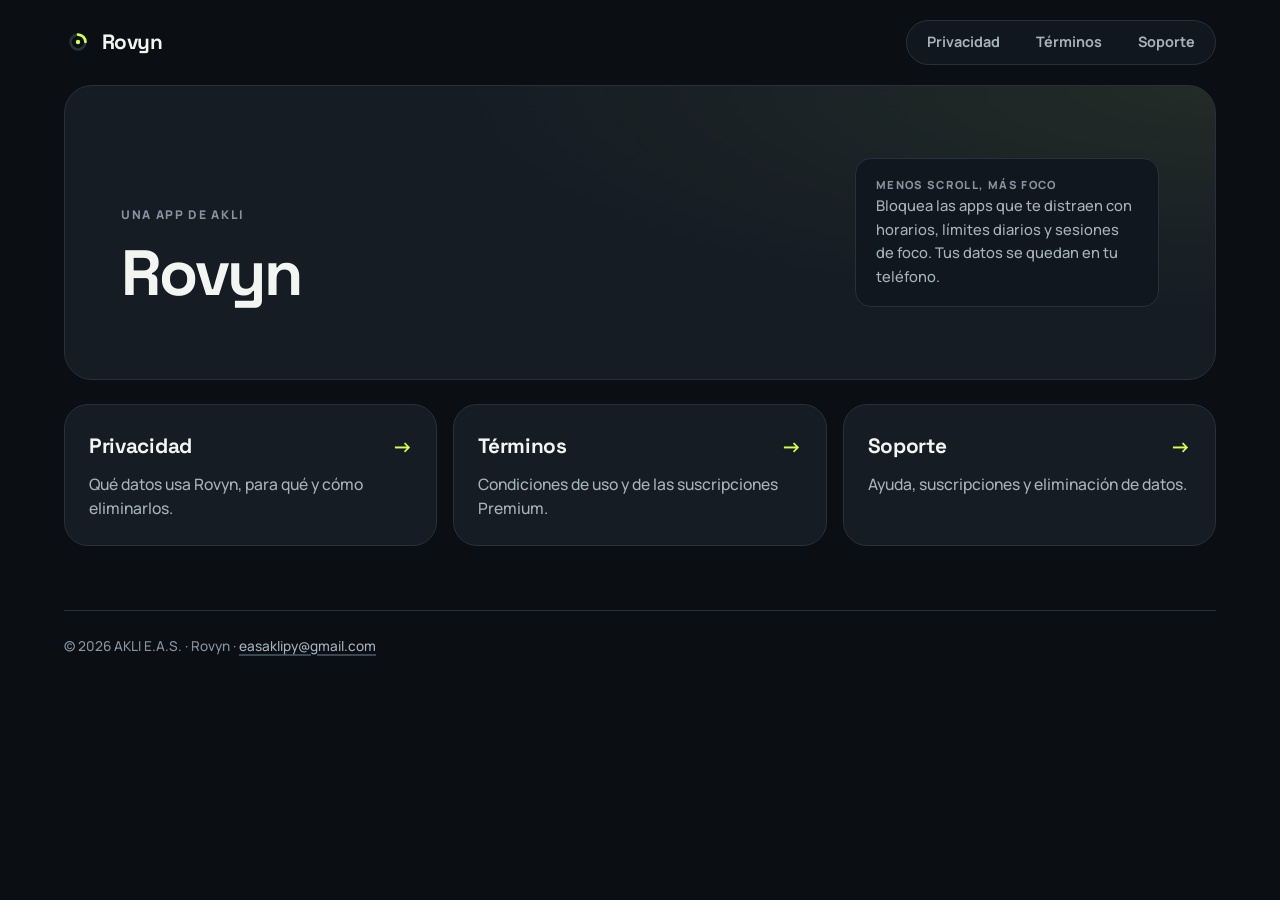
<file: index.html>
<!doctype html>
<html lang="es">
<head>
  <meta charset="utf-8">
  <meta name="viewport" content="width=device-width, initial-scale=1">
  <meta name="description" content="Rovyn: bloquea las apps que te distraen con horarios, límites diarios y sesiones de foco.">
  <title>Rovyn</title>
  <meta name="theme-color" content="#0B0F14">
  <link rel="icon" href="assets/icon.svg" type="image/svg+xml">
  <link rel="stylesheet" href="assets/styles.css">
</head>
<body>
  <a class="skip-link" href="#contenido">Saltar al contenido</a>
  <div class="page">
    <nav class="sitenav" aria-label="Sitio de Rovyn">
      <a class="brand" href="index.html">Rovyn</a>
      <ul>
          <li><a href="privacy/index.html">Privacidad</a></li>
          <li><a href="terms/index.html">Términos</a></li>
          <li><a href="support/index.html">Soporte</a></li>
      </ul>
    </nav>
    <header class="masthead">
      <div>
        <p class="eyebrow">Una app de Akli</p>
        <h1>Rovyn</h1>
      </div>
      <p class="meta">
        <strong>Menos scroll, más foco</strong>
        Bloquea las apps que te distraen con horarios, límites diarios y sesiones de foco. Tus datos se quedan en tu teléfono.
      </p>
    </header>
    <main id="contenido" class="cards">
      <a class="card" href="privacy/index.html"><strong>Privacidad</strong><span>Qué datos usa Rovyn, para qué y cómo eliminarlos.</span></a>
      <a class="card" href="terms/index.html"><strong>Términos</strong><span>Condiciones de uso y de las suscripciones Premium.</span></a>
      <a class="card" href="support/index.html"><strong>Soporte</strong><span>Ayuda, suscripciones y eliminación de datos.</span></a>
    </main>
    <footer class="sitefoot">© 2026 AKLI E.A.S. · Rovyn · <a href="mailto:easaklipy@gmail.com">easaklipy@gmail.com</a></footer>
  </div>
</body>
</html>
</file>
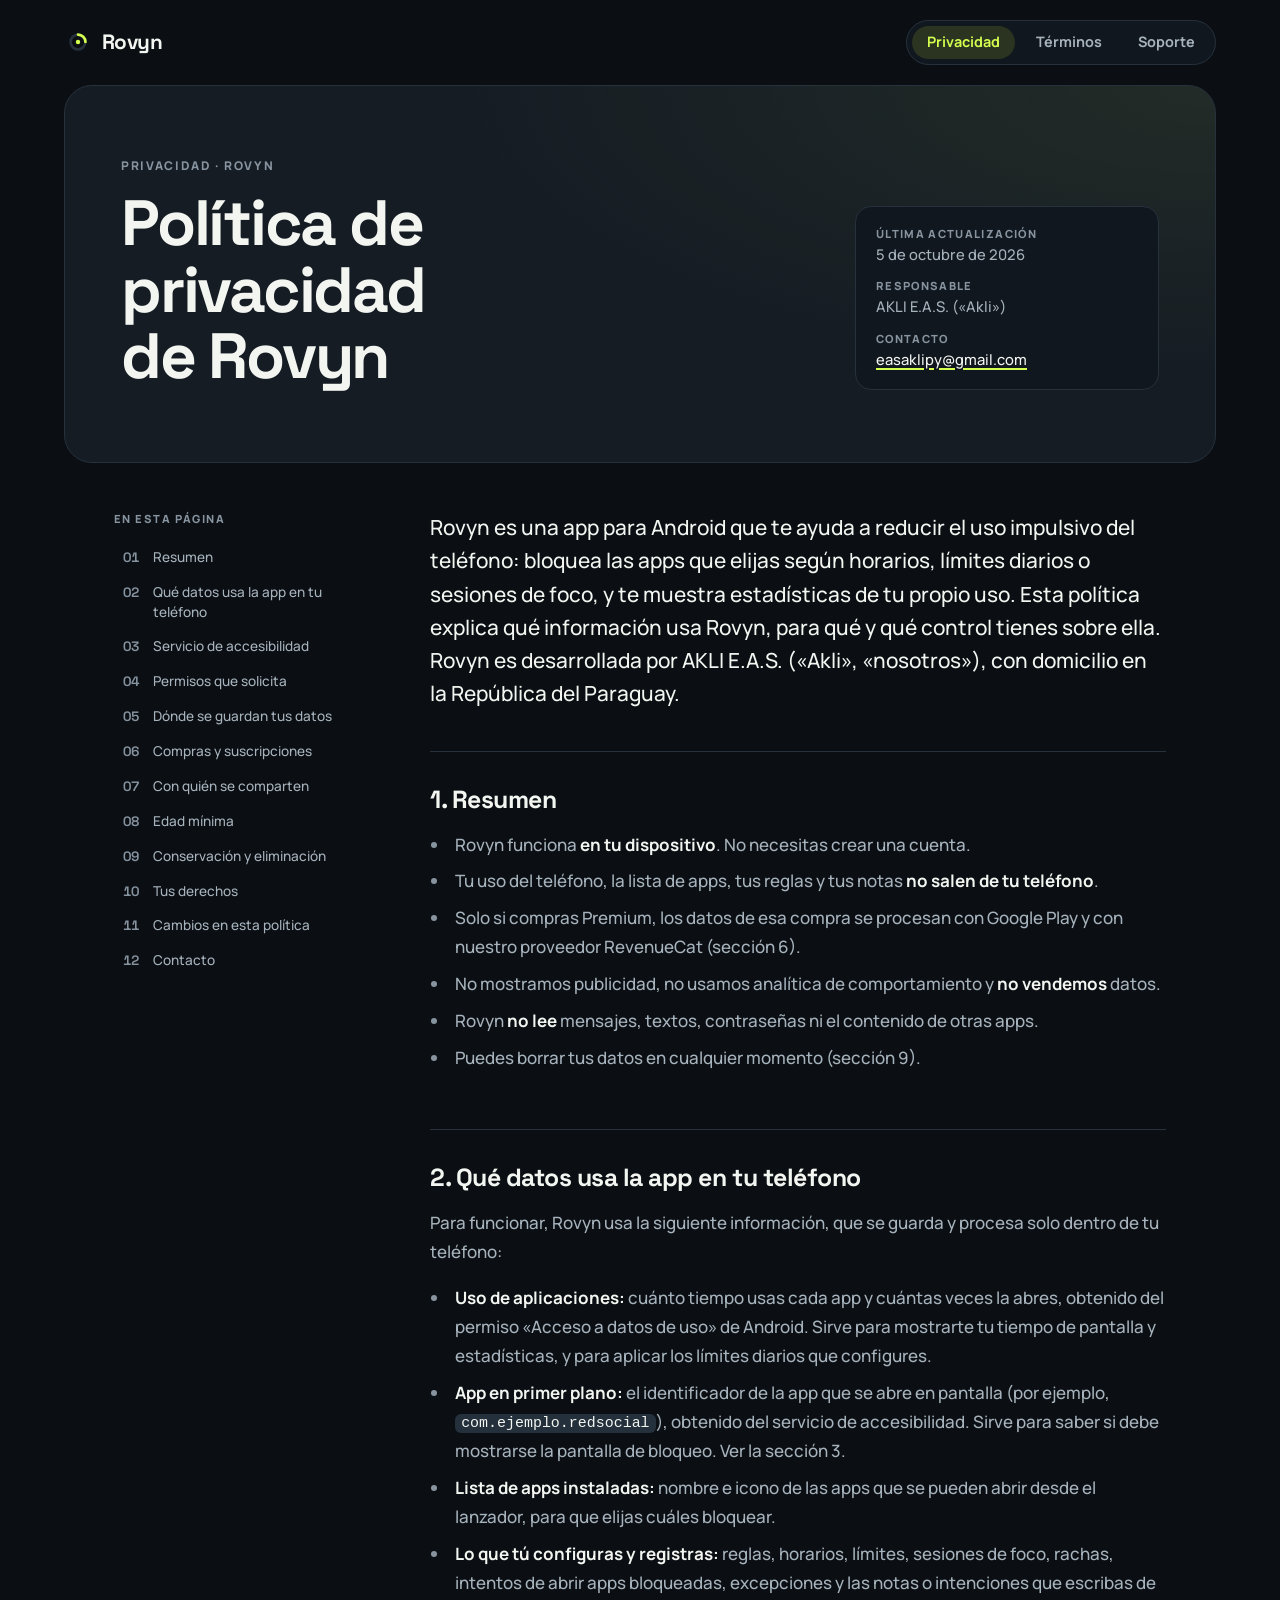
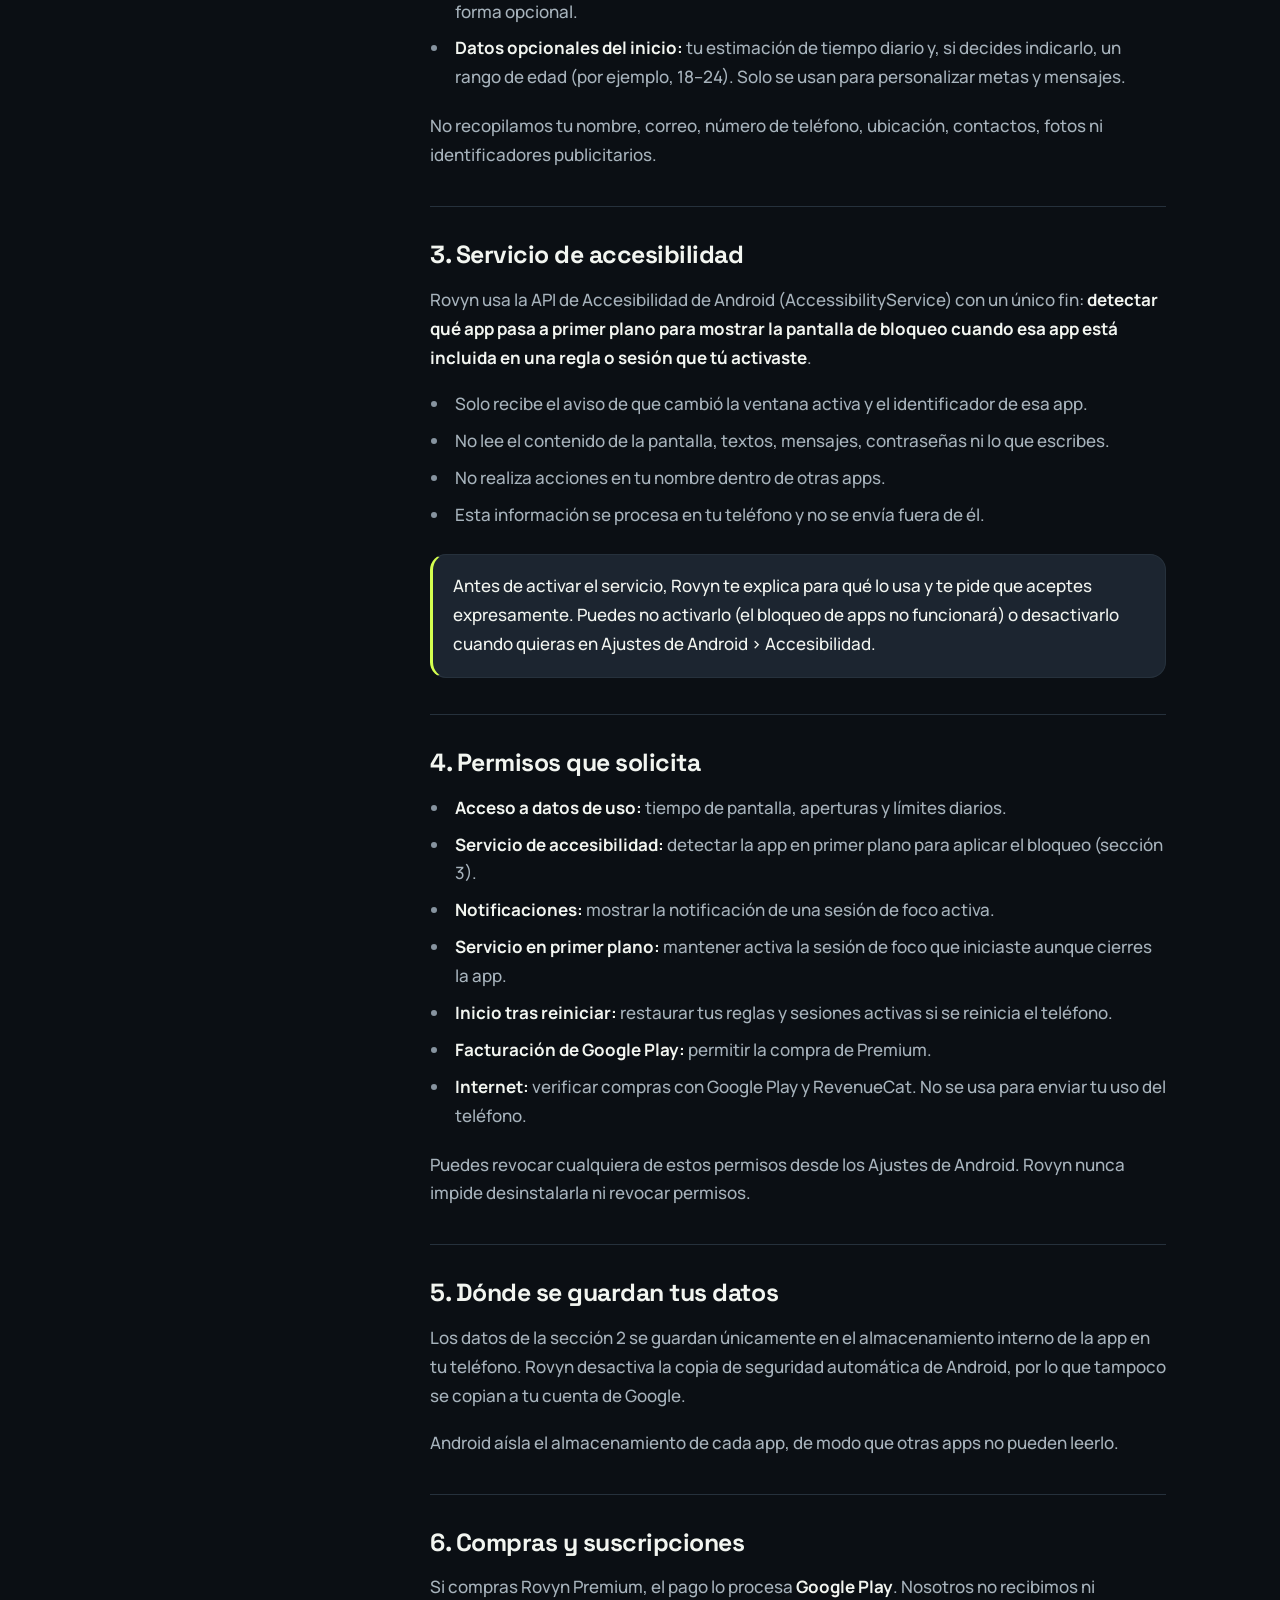
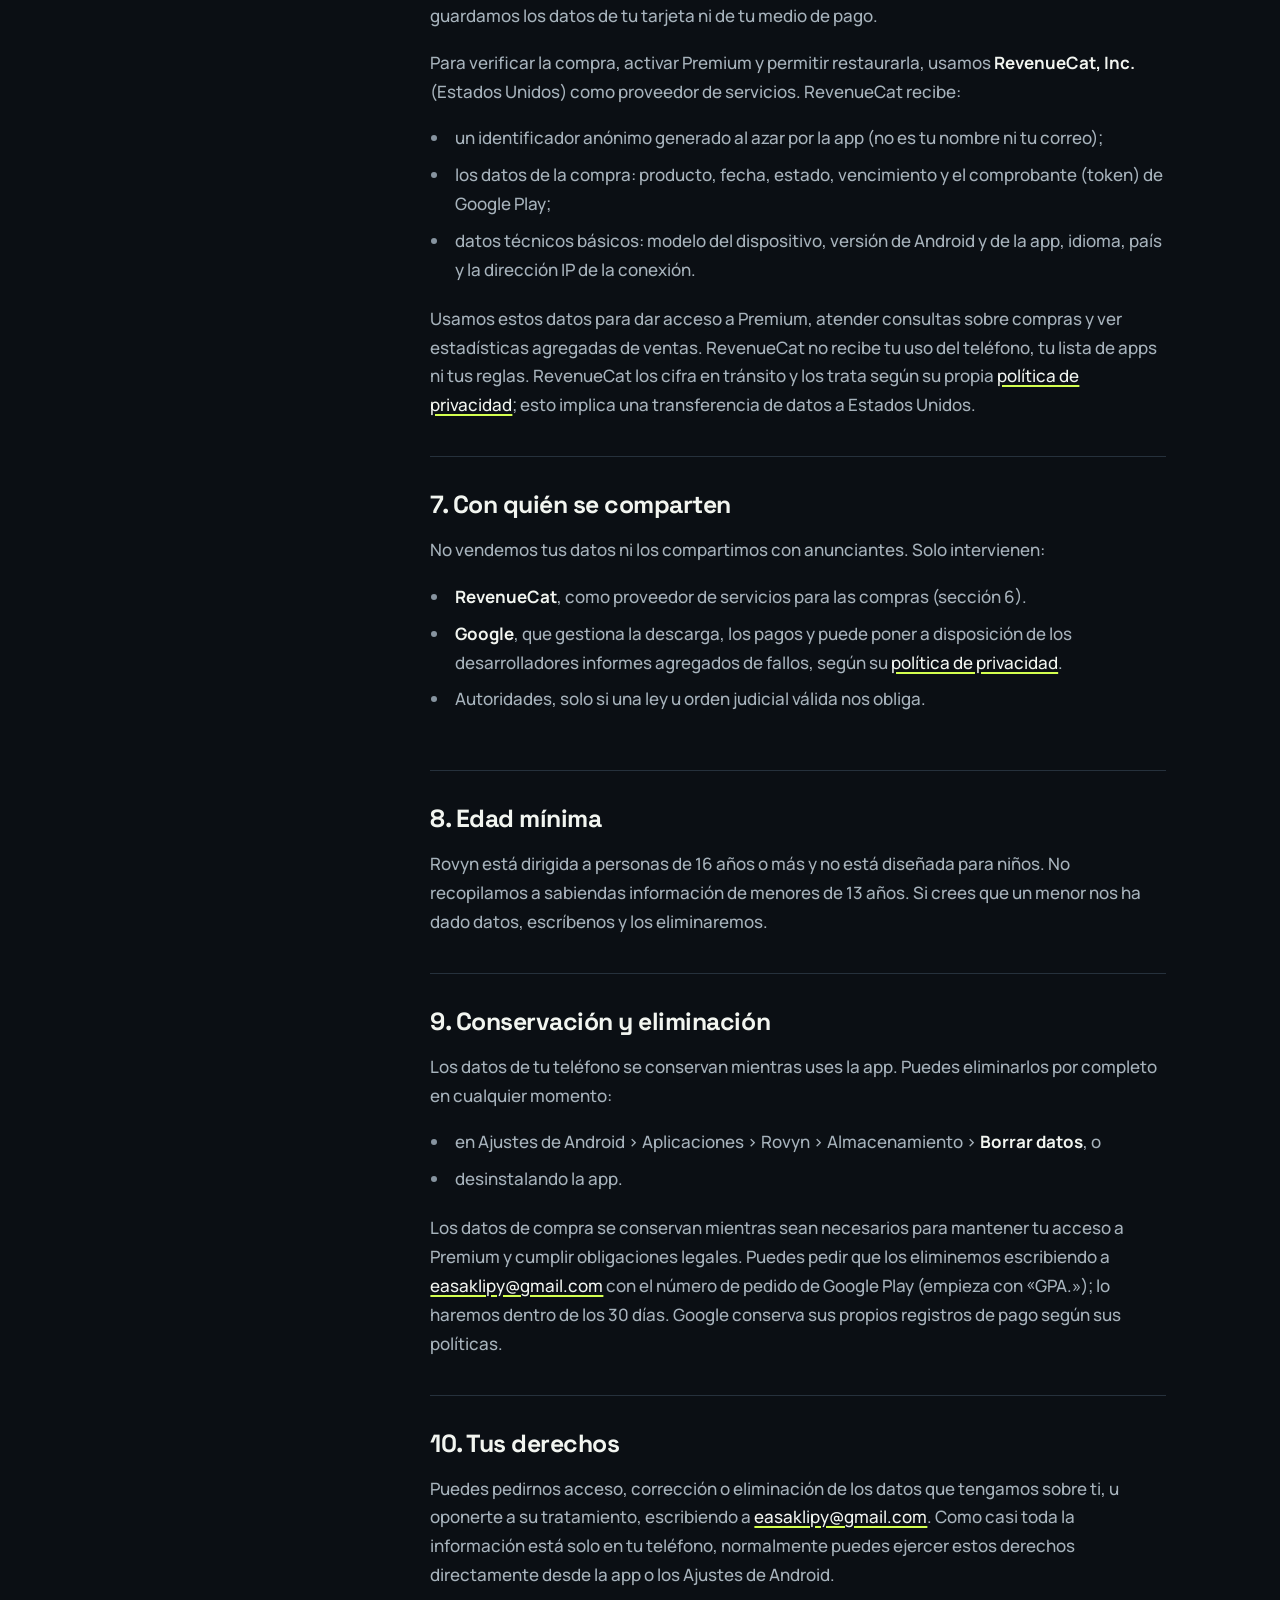
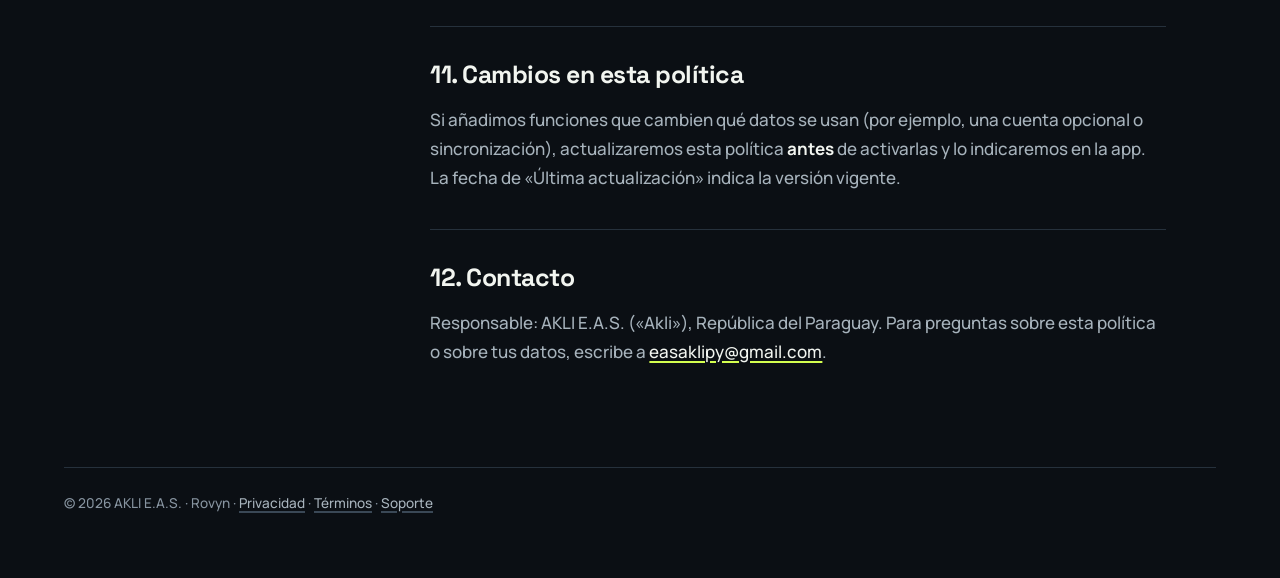
<file: privacy/index.html>
<!doctype html>
<html lang="es">
<head>
  <meta charset="utf-8">
  <meta name="viewport" content="width=device-width, initial-scale=1">
  <meta name="description" content="Política de privacidad de Rovyn: qué datos usa la app, para qué, con quién se comparten y cómo eliminarlos.">
  <title>Política de privacidad de Rovyn</title>
  <meta name="theme-color" content="#0B0F14">
  <link rel="icon" href="../assets/icon.svg" type="image/svg+xml">
  <link rel="stylesheet" href="../assets/styles.css">
</head>
<body>
  <a class="skip-link" href="#contenido">Saltar al contenido</a>
  <div class="page">
    <nav class="sitenav" aria-label="Sitio de Rovyn">
      <a class="brand" href="../index.html">Rovyn</a>
      <ul>
          <li><a href="../privacy/index.html" aria-current="page">Privacidad</a></li>
          <li><a href="../terms/index.html">Términos</a></li>
          <li><a href="../support/index.html">Soporte</a></li>
      </ul>
    </nav>

    <header class="masthead">
      <div>
        <p class="eyebrow">Privacidad · Rovyn</p>
        <h1>Política de privacidad de Rovyn</h1>
      </div>
      <p class="meta">
        <strong>Última actualización</strong>
        5 de octubre de 2026<br>
        <strong>Responsable</strong>
        AKLI E.A.S. («Akli»)<br>
        <strong>Contacto</strong>
        <a href="mailto:easaklipy@gmail.com">easaklipy@gmail.com</a>
      </p>
    </header>

    <main id="contenido" class="layout">
      <nav class="contents" aria-label="Contenido de esta página">
        <p>En esta página</p>
        <ol>
          <li><a href="#resumen">Resumen</a></li>
          <li><a href="#datos">Qué datos usa la app en tu teléfono</a></li>
          <li><a href="#accesibilidad">Servicio de accesibilidad</a></li>
          <li><a href="#permisos">Permisos que solicita</a></li>
          <li><a href="#almacenamiento">Dónde se guardan tus datos</a></li>
          <li><a href="#compras">Compras y suscripciones</a></li>
          <li><a href="#terceros">Con quién se comparten</a></li>
          <li><a href="#menores">Edad mínima</a></li>
          <li><a href="#eliminacion">Conservación y eliminación</a></li>
          <li><a href="#derechos">Tus derechos</a></li>
          <li><a href="#cambios">Cambios en esta política</a></li>
          <li><a href="#contacto">Contacto</a></li>
        </ol>
      </nav>

      <article>
        <p class="intro">Rovyn es una app para Android que te ayuda a reducir el uso impulsivo del teléfono: bloquea las apps que elijas según horarios, límites diarios o sesiones de foco, y te muestra estadísticas de tu propio uso. Esta política explica qué información usa Rovyn, para qué y qué control tienes sobre ella. Rovyn es desarrollada por AKLI E.A.S. («Akli», «nosotros»), con domicilio en la República del Paraguay.</p>

        <section id="resumen">
          <h2>1. Resumen</h2>
          <ul>
            <li>Rovyn funciona <strong>en tu dispositivo</strong>. No necesitas crear una cuenta.</li>
            <li>Tu uso del teléfono, la lista de apps, tus reglas y tus notas <strong>no salen de tu teléfono</strong>.</li>
            <li>Solo si compras Premium, los datos de esa compra se procesan con Google Play y con nuestro proveedor RevenueCat (sección 6).</li>
            <li>No mostramos publicidad, no usamos analítica de comportamiento y <strong>no vendemos</strong> datos.</li>
            <li>Rovyn <strong>no lee</strong> mensajes, textos, contraseñas ni el contenido de otras apps.</li>
            <li>Puedes borrar tus datos en cualquier momento (sección 9).</li>
          </ul>
        </section>

        <section id="datos">
          <h2>2. Qué datos usa la app en tu teléfono</h2>
          <p>Para funcionar, Rovyn usa la siguiente información, que se guarda y procesa solo dentro de tu teléfono:</p>
          <ul>
            <li><strong>Uso de aplicaciones:</strong> cuánto tiempo usas cada app y cuántas veces la abres, obtenido del permiso «Acceso a datos de uso» de Android. Sirve para mostrarte tu tiempo de pantalla y estadísticas, y para aplicar los límites diarios que configures.</li>
            <li><strong>App en primer plano:</strong> el identificador de la app que se abre en pantalla (por ejemplo, <code>com.ejemplo.redsocial</code>), obtenido del servicio de accesibilidad. Sirve para saber si debe mostrarse la pantalla de bloqueo. Ver la sección 3.</li>
            <li><strong>Lista de apps instaladas:</strong> nombre e icono de las apps que se pueden abrir desde el lanzador, para que elijas cuáles bloquear.</li>
            <li><strong>Lo que tú configuras y registras:</strong> reglas, horarios, límites, sesiones de foco, rachas, intentos de abrir apps bloqueadas, excepciones y las notas o intenciones que escribas de forma opcional.</li>
            <li><strong>Datos opcionales del inicio:</strong> tu estimación de tiempo diario y, si decides indicarlo, un rango de edad (por ejemplo, 18–24). Solo se usan para personalizar metas y mensajes.</li>
          </ul>
          <p>No recopilamos tu nombre, correo, número de teléfono, ubicación, contactos, fotos ni identificadores publicitarios.</p>
        </section>

        <section id="accesibilidad">
          <h2>3. Servicio de accesibilidad</h2>
          <p>Rovyn usa la API de Accesibilidad de Android (AccessibilityService) con un único fin: <strong>detectar qué app pasa a primer plano para mostrar la pantalla de bloqueo cuando esa app está incluida en una regla o sesión que tú activaste</strong>.</p>
          <ul>
            <li>Solo recibe el aviso de que cambió la ventana activa y el identificador de esa app.</li>
            <li>No lee el contenido de la pantalla, textos, mensajes, contraseñas ni lo que escribes.</li>
            <li>No realiza acciones en tu nombre dentro de otras apps.</li>
            <li>Esta información se procesa en tu teléfono y no se envía fuera de él.</li>
          </ul>
          <p class="note">Antes de activar el servicio, Rovyn te explica para qué lo usa y te pide que aceptes expresamente. Puedes no activarlo (el bloqueo de apps no funcionará) o desactivarlo cuando quieras en Ajustes de Android &gt; Accesibilidad.</p>
        </section>

        <section id="permisos">
          <h2>4. Permisos que solicita</h2>
          <ul>
            <li><strong>Acceso a datos de uso:</strong> tiempo de pantalla, aperturas y límites diarios.</li>
            <li><strong>Servicio de accesibilidad:</strong> detectar la app en primer plano para aplicar el bloqueo (sección 3).</li>
            <li><strong>Notificaciones:</strong> mostrar la notificación de una sesión de foco activa.</li>
            <li><strong>Servicio en primer plano:</strong> mantener activa la sesión de foco que iniciaste aunque cierres la app.</li>
            <li><strong>Inicio tras reiniciar:</strong> restaurar tus reglas y sesiones activas si se reinicia el teléfono.</li>
            <li><strong>Facturación de Google Play:</strong> permitir la compra de Premium.</li>
            <li><strong>Internet:</strong> verificar compras con Google Play y RevenueCat. No se usa para enviar tu uso del teléfono.</li>
          </ul>
          <p>Puedes revocar cualquiera de estos permisos desde los Ajustes de Android. Rovyn nunca impide desinstalarla ni revocar permisos.</p>
        </section>

        <section id="almacenamiento">
          <h2>5. Dónde se guardan tus datos</h2>
          <p>Los datos de la sección 2 se guardan únicamente en el almacenamiento interno de la app en tu teléfono. Rovyn desactiva la copia de seguridad automática de Android, por lo que tampoco se copian a tu cuenta de Google.</p>
          <p>Android aísla el almacenamiento de cada app, de modo que otras apps no pueden leerlo.</p>
        </section>

        <section id="compras">
          <h2>6. Compras y suscripciones</h2>
          <p>Si compras Rovyn Premium, el pago lo procesa <strong>Google Play</strong>. Nosotros no recibimos ni guardamos los datos de tu tarjeta ni de tu medio de pago.</p>
          <p>Para verificar la compra, activar Premium y permitir restaurarla, usamos <strong>RevenueCat, Inc.</strong> (Estados Unidos) como proveedor de servicios. RevenueCat recibe:</p>
          <ul>
            <li>un identificador anónimo generado al azar por la app (no es tu nombre ni tu correo);</li>
            <li>los datos de la compra: producto, fecha, estado, vencimiento y el comprobante (token) de Google Play;</li>
            <li>datos técnicos básicos: modelo del dispositivo, versión de Android y de la app, idioma, país y la dirección IP de la conexión.</li>
          </ul>
          <p>Usamos estos datos para dar acceso a Premium, atender consultas sobre compras y ver estadísticas agregadas de ventas. RevenueCat no recibe tu uso del teléfono, tu lista de apps ni tus reglas. RevenueCat los cifra en tránsito y los trata según su propia <a href="https://www.revenuecat.com/privacy">política de privacidad</a>; esto implica una transferencia de datos a Estados Unidos.</p>
        </section>

        <section id="terceros">
          <h2>7. Con quién se comparten</h2>
          <p>No vendemos tus datos ni los compartimos con anunciantes. Solo intervienen:</p>
          <ul>
            <li><strong>RevenueCat</strong>, como proveedor de servicios para las compras (sección 6).</li>
            <li><strong>Google</strong>, que gestiona la descarga, los pagos y puede poner a disposición de los desarrolladores informes agregados de fallos, según su <a href="https://policies.google.com/privacy">política de privacidad</a>.</li>
            <li>Autoridades, solo si una ley u orden judicial válida nos obliga.</li>
          </ul>
        </section>

        <section id="menores">
          <h2>8. Edad mínima</h2>
          <p>Rovyn está dirigida a personas de 16 años o más y no está diseñada para niños. No recopilamos a sabiendas información de menores de 13 años. Si crees que un menor nos ha dado datos, escríbenos y los eliminaremos.</p>
        </section>

        <section id="eliminacion">
          <h2>9. Conservación y eliminación</h2>
          <p>Los datos de tu teléfono se conservan mientras uses la app. Puedes eliminarlos por completo en cualquier momento:</p>
          <ul>
            <li>en Ajustes de Android &gt; Aplicaciones &gt; Rovyn &gt; Almacenamiento &gt; <strong>Borrar datos</strong>, o</li>
            <li>desinstalando la app.</li>
          </ul>
          <p>Los datos de compra se conservan mientras sean necesarios para mantener tu acceso a Premium y cumplir obligaciones legales. Puedes pedir que los eliminemos escribiendo a <a href="mailto:easaklipy@gmail.com">easaklipy@gmail.com</a> con el número de pedido de Google Play (empieza con «GPA.»); lo haremos dentro de los 30 días. Google conserva sus propios registros de pago según sus políticas.</p>
        </section>

        <section id="derechos">
          <h2>10. Tus derechos</h2>
          <p>Puedes pedirnos acceso, corrección o eliminación de los datos que tengamos sobre ti, u oponerte a su tratamiento, escribiendo a <a href="mailto:easaklipy@gmail.com">easaklipy@gmail.com</a>. Como casi toda la información está solo en tu teléfono, normalmente puedes ejercer estos derechos directamente desde la app o los Ajustes de Android.</p>
        </section>

        <section id="cambios">
          <h2>11. Cambios en esta política</h2>
          <p>Si añadimos funciones que cambien qué datos se usan (por ejemplo, una cuenta opcional o sincronización), actualizaremos esta política <strong>antes</strong> de activarlas y lo indicaremos en la app. La fecha de «Última actualización» indica la versión vigente.</p>
        </section>

        <section id="contacto">
          <h2>12. Contacto</h2>
          <p>Responsable: AKLI E.A.S. («Akli»), República del Paraguay. Para preguntas sobre esta política o sobre tus datos, escribe a <a href="mailto:easaklipy@gmail.com">easaklipy@gmail.com</a>.</p>
        </section>
      </article>
    </main>

    <footer class="sitefoot">
      © 2026 AKLI E.A.S. · Rovyn ·
      <a href="../privacy/index.html">Privacidad</a> ·
      <a href="../terms/index.html">Términos</a> ·
      <a href="../support/index.html">Soporte</a>
    </footer>
  </div>
</body>
</html>
</file>
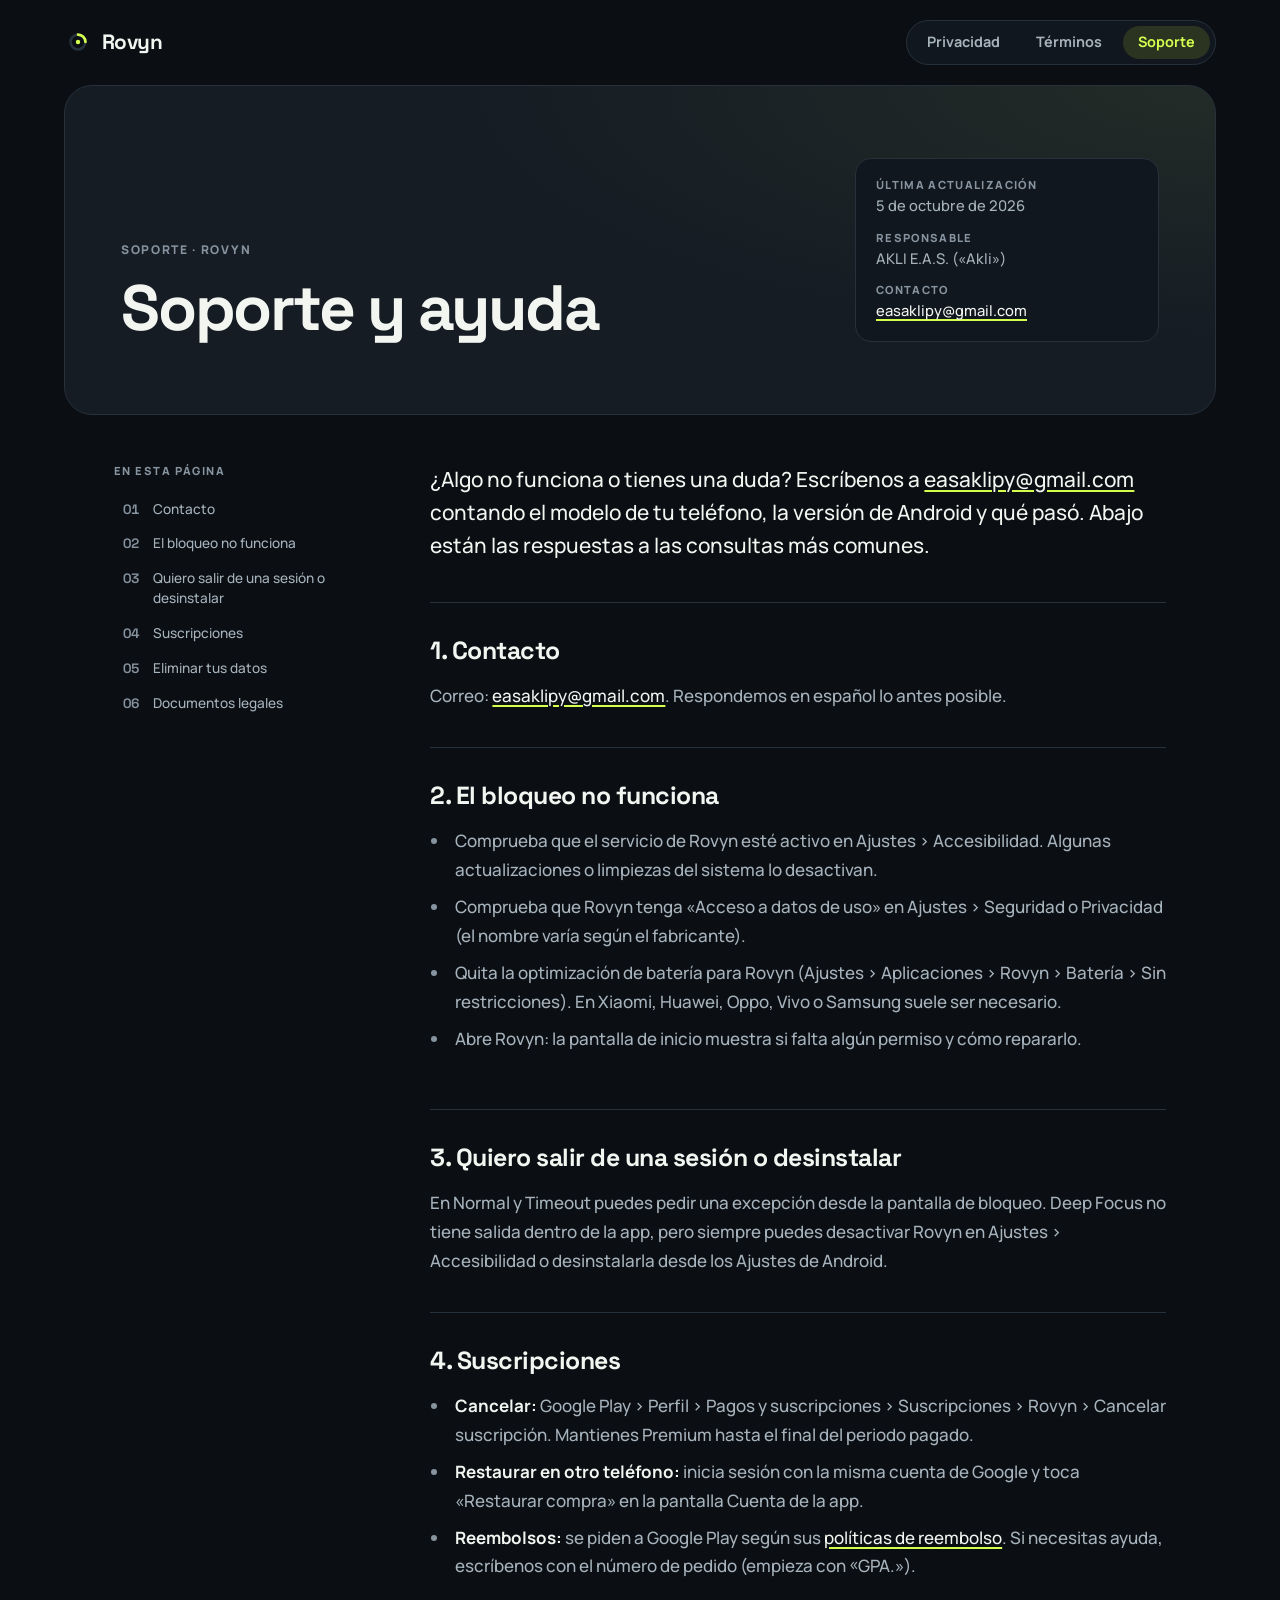
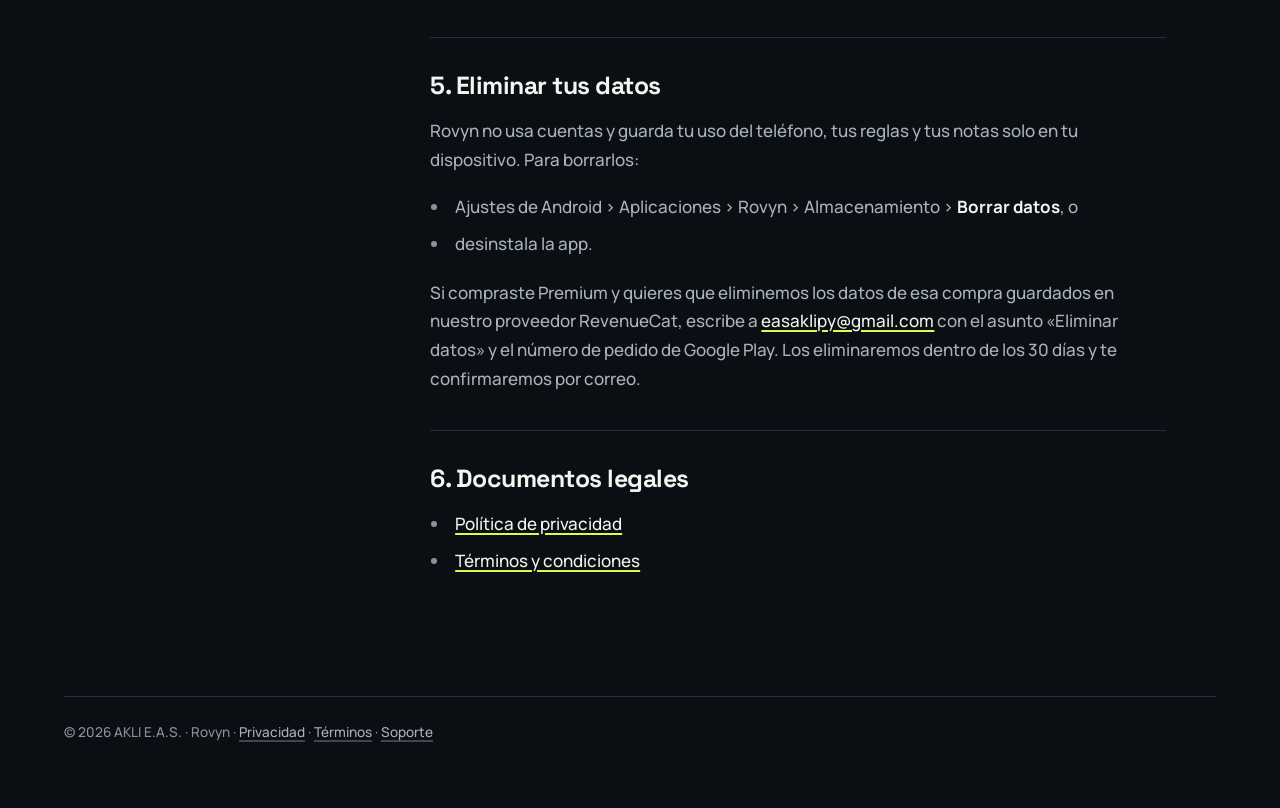
<file: support/index.html>
<!doctype html>
<html lang="es">
<head>
  <meta charset="utf-8">
  <meta name="viewport" content="width=device-width, initial-scale=1">
  <meta name="description" content="Ayuda de Rovyn: contacto, problemas frecuentes, suscripciones y cómo eliminar tus datos.">
  <title>Soporte de Rovyn</title>
  <meta name="theme-color" content="#0B0F14">
  <link rel="icon" href="../assets/icon.svg" type="image/svg+xml">
  <link rel="stylesheet" href="../assets/styles.css">
</head>
<body>
  <a class="skip-link" href="#contenido">Saltar al contenido</a>
  <div class="page">
    <nav class="sitenav" aria-label="Sitio de Rovyn">
      <a class="brand" href="../index.html">Rovyn</a>
      <ul>
          <li><a href="../privacy/index.html">Privacidad</a></li>
          <li><a href="../terms/index.html">Términos</a></li>
          <li><a href="../support/index.html" aria-current="page">Soporte</a></li>
      </ul>
    </nav>

    <header class="masthead">
      <div>
        <p class="eyebrow">Soporte · Rovyn</p>
        <h1>Soporte y ayuda</h1>
      </div>
      <p class="meta">
        <strong>Última actualización</strong>
        5 de octubre de 2026<br>
        <strong>Responsable</strong>
        AKLI E.A.S. («Akli»)<br>
        <strong>Contacto</strong>
        <a href="mailto:easaklipy@gmail.com">easaklipy@gmail.com</a>
      </p>
    </header>

    <main id="contenido" class="layout">
      <nav class="contents" aria-label="Contenido de esta página">
        <p>En esta página</p>
        <ol>
          <li><a href="#contacto">Contacto</a></li>
          <li><a href="#bloqueo">El bloqueo no funciona</a></li>
          <li><a href="#salir">Quiero salir de una sesión o desinstalar</a></li>
          <li><a href="#suscripcion">Suscripciones</a></li>
          <li><a href="#eliminar">Eliminar tus datos</a></li>
          <li><a href="#legal">Documentos legales</a></li>
        </ol>
      </nav>

      <article>
        <p class="intro">¿Algo no funciona o tienes una duda? Escríbenos a <a href="mailto:easaklipy@gmail.com">easaklipy@gmail.com</a> contando el modelo de tu teléfono, la versión de Android y qué pasó. Abajo están las respuestas a las consultas más comunes.</p>

        <section id="contacto">
          <h2>1. Contacto</h2>
          <p>Correo: <a href="mailto:easaklipy@gmail.com">easaklipy@gmail.com</a>. Respondemos en español lo antes posible.</p>
        </section>

        <section id="bloqueo">
          <h2>2. El bloqueo no funciona</h2>
          <ul>
            <li>Comprueba que el servicio de Rovyn esté activo en Ajustes &gt; Accesibilidad. Algunas actualizaciones o limpiezas del sistema lo desactivan.</li>
            <li>Comprueba que Rovyn tenga «Acceso a datos de uso» en Ajustes &gt; Seguridad o Privacidad (el nombre varía según el fabricante).</li>
            <li>Quita la optimización de batería para Rovyn (Ajustes &gt; Aplicaciones &gt; Rovyn &gt; Batería &gt; Sin restricciones). En Xiaomi, Huawei, Oppo, Vivo o Samsung suele ser necesario.</li>
            <li>Abre Rovyn: la pantalla de inicio muestra si falta algún permiso y cómo repararlo.</li>
          </ul>
        </section>

        <section id="salir">
          <h2>3. Quiero salir de una sesión o desinstalar</h2>
          <p>En Normal y Timeout puedes pedir una excepción desde la pantalla de bloqueo. Deep Focus no tiene salida dentro de la app, pero siempre puedes desactivar Rovyn en Ajustes &gt; Accesibilidad o desinstalarla desde los Ajustes de Android.</p>
        </section>

        <section id="suscripcion">
          <h2>4. Suscripciones</h2>
          <ul>
            <li><strong>Cancelar:</strong> Google Play &gt; Perfil &gt; Pagos y suscripciones &gt; Suscripciones &gt; Rovyn &gt; Cancelar suscripción. Mantienes Premium hasta el final del periodo pagado.</li>
            <li><strong>Restaurar en otro teléfono:</strong> inicia sesión con la misma cuenta de Google y toca «Restaurar compra» en la pantalla Cuenta de la app.</li>
            <li><strong>Reembolsos:</strong> se piden a Google Play según sus <a href="https://support.google.com/googleplay/answer/2479637">políticas de reembolso</a>. Si necesitas ayuda, escríbenos con el número de pedido (empieza con «GPA.»).</li>
          </ul>
        </section>

        <section id="eliminar">
          <h2>5. Eliminar tus datos</h2>
          <p>Rovyn no usa cuentas y guarda tu uso del teléfono, tus reglas y tus notas solo en tu dispositivo. Para borrarlos:</p>
          <ul>
            <li>Ajustes de Android &gt; Aplicaciones &gt; Rovyn &gt; Almacenamiento &gt; <strong>Borrar datos</strong>, o</li>
            <li>desinstala la app.</li>
          </ul>
          <p>Si compraste Premium y quieres que eliminemos los datos de esa compra guardados en nuestro proveedor RevenueCat, escribe a <a href="mailto:easaklipy@gmail.com">easaklipy@gmail.com</a> con el asunto «Eliminar datos» y el número de pedido de Google Play. Los eliminaremos dentro de los 30 días y te confirmaremos por correo.</p>
        </section>

        <section id="legal">
          <h2>6. Documentos legales</h2>
          <ul>
            <li><a href="../privacy/index.html">Política de privacidad</a></li>
            <li><a href="../terms/index.html">Términos y condiciones</a></li>
          </ul>
        </section>
      </article>
    </main>

    <footer class="sitefoot">
      © 2026 AKLI E.A.S. · Rovyn ·
      <a href="../privacy/index.html">Privacidad</a> ·
      <a href="../terms/index.html">Términos</a> ·
      <a href="../support/index.html">Soporte</a>
    </footer>
  </div>
</body>
</html>
</file>
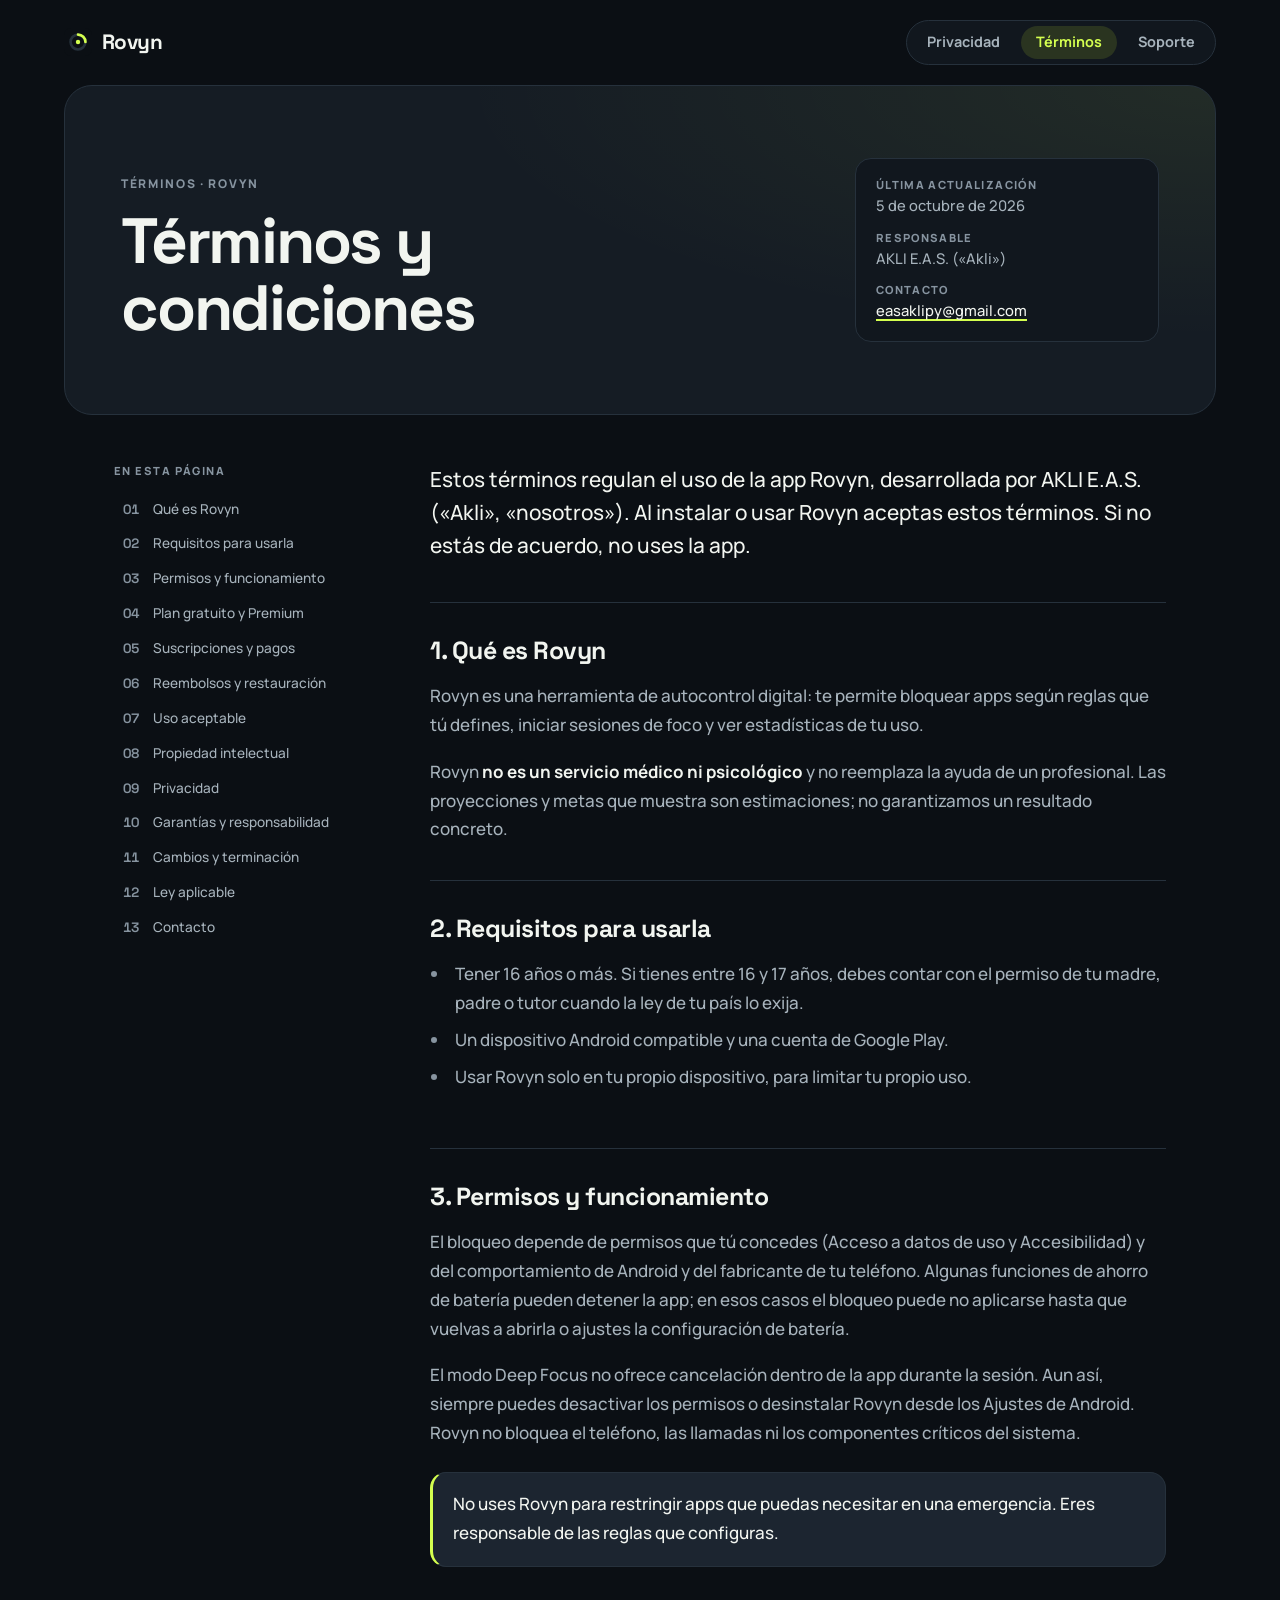
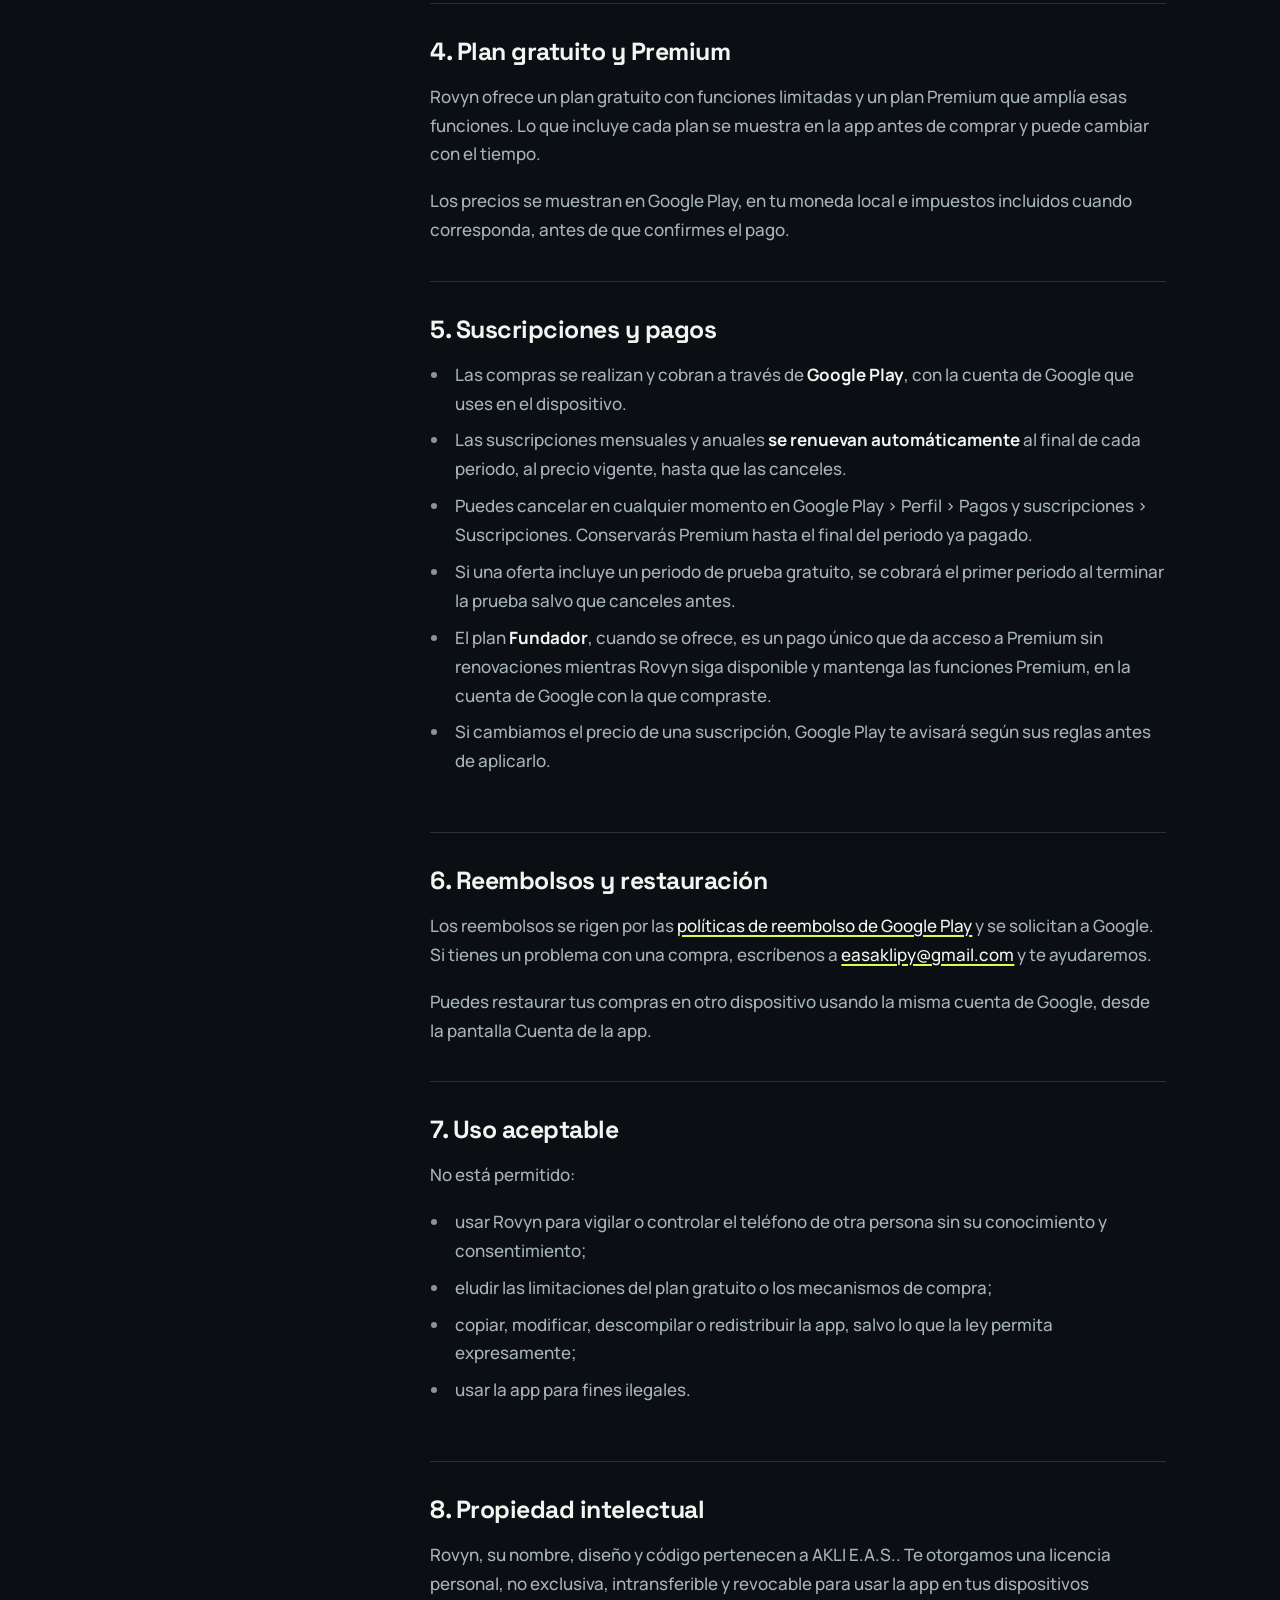
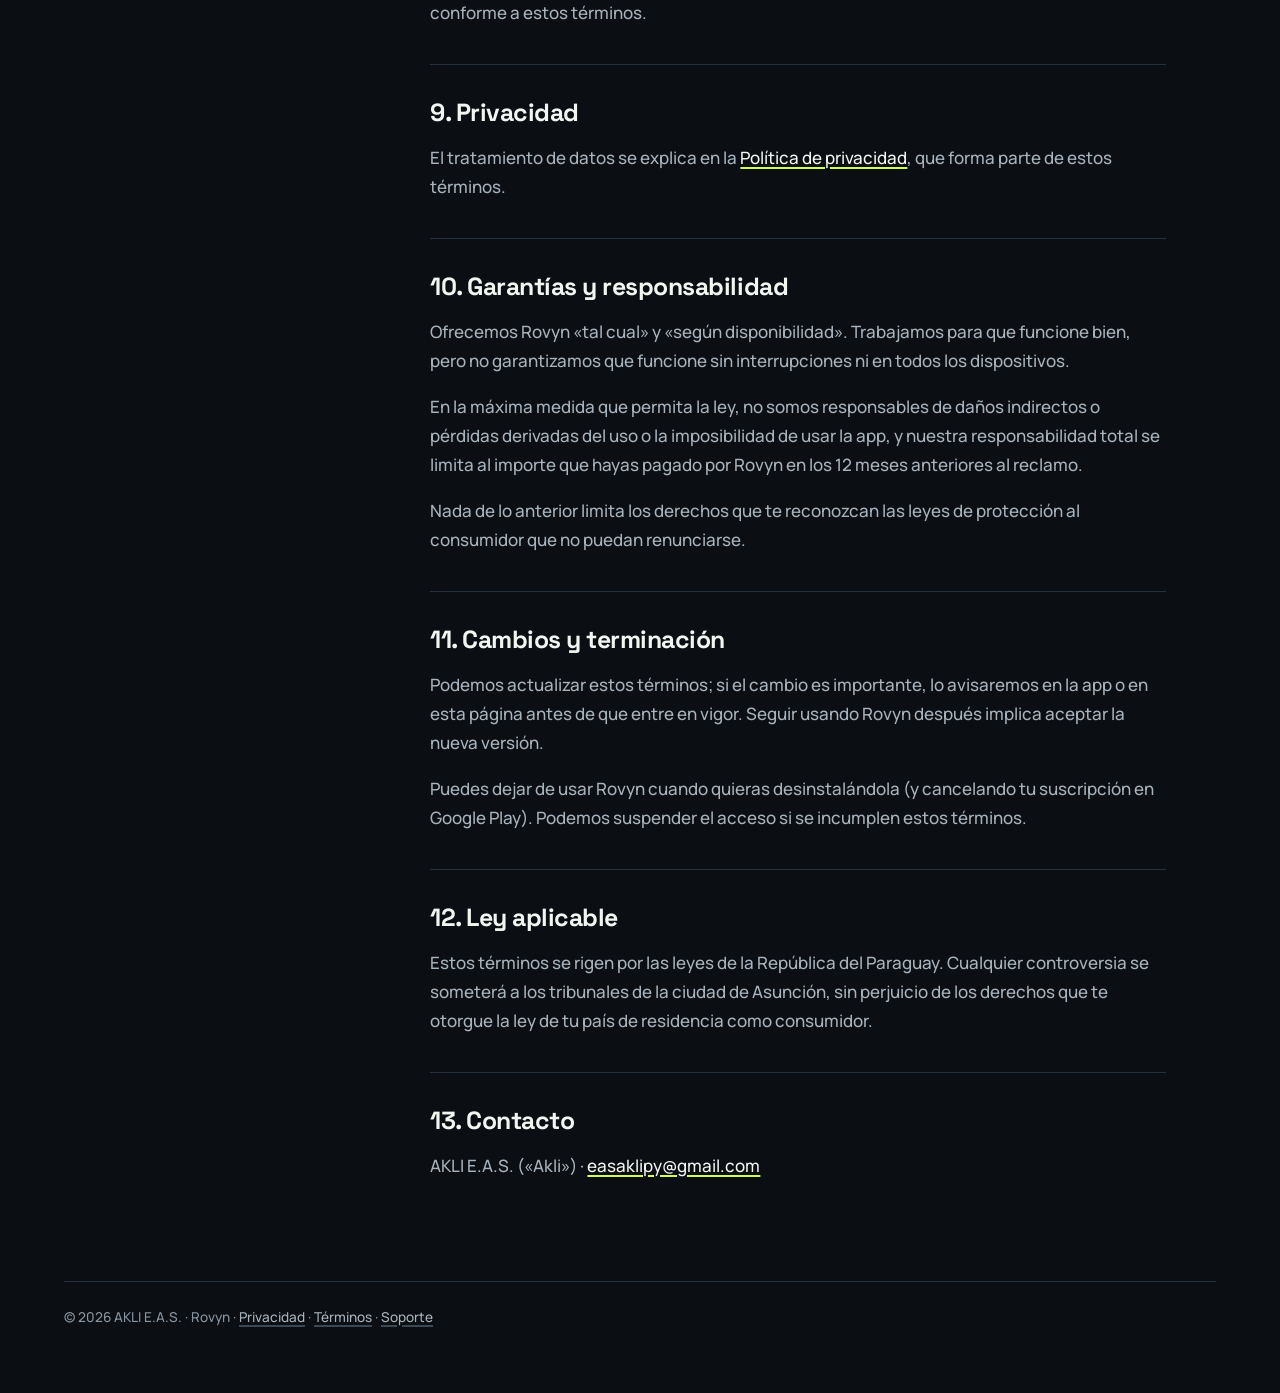
<file: terms/index.html>
<!doctype html>
<html lang="es">
<head>
  <meta charset="utf-8">
  <meta name="viewport" content="width=device-width, initial-scale=1">
  <meta name="description" content="Términos y condiciones de uso de Rovyn, incluidas las suscripciones Premium.">
  <title>Términos y condiciones de Rovyn</title>
  <meta name="theme-color" content="#0B0F14">
  <link rel="icon" href="../assets/icon.svg" type="image/svg+xml">
  <link rel="stylesheet" href="../assets/styles.css">
</head>
<body>
  <a class="skip-link" href="#contenido">Saltar al contenido</a>
  <div class="page">
    <nav class="sitenav" aria-label="Sitio de Rovyn">
      <a class="brand" href="../index.html">Rovyn</a>
      <ul>
          <li><a href="../privacy/index.html">Privacidad</a></li>
          <li><a href="../terms/index.html" aria-current="page">Términos</a></li>
          <li><a href="../support/index.html">Soporte</a></li>
      </ul>
    </nav>

    <header class="masthead">
      <div>
        <p class="eyebrow">Términos · Rovyn</p>
        <h1>Términos y condiciones</h1>
      </div>
      <p class="meta">
        <strong>Última actualización</strong>
        5 de octubre de 2026<br>
        <strong>Responsable</strong>
        AKLI E.A.S. («Akli»)<br>
        <strong>Contacto</strong>
        <a href="mailto:easaklipy@gmail.com">easaklipy@gmail.com</a>
      </p>
    </header>

    <main id="contenido" class="layout">
      <nav class="contents" aria-label="Contenido de esta página">
        <p>En esta página</p>
        <ol>
          <li><a href="#servicio">Qué es Rovyn</a></li>
          <li><a href="#requisitos">Requisitos para usarla</a></li>
          <li><a href="#funcionamiento">Permisos y funcionamiento</a></li>
          <li><a href="#premium">Plan gratuito y Premium</a></li>
          <li><a href="#suscripciones">Suscripciones y pagos</a></li>
          <li><a href="#reembolsos">Reembolsos y restauración</a></li>
          <li><a href="#uso">Uso aceptable</a></li>
          <li><a href="#propiedad">Propiedad intelectual</a></li>
          <li><a href="#privacidad">Privacidad</a></li>
          <li><a href="#garantias">Garantías y responsabilidad</a></li>
          <li><a href="#cambios">Cambios y terminación</a></li>
          <li><a href="#ley">Ley aplicable</a></li>
          <li><a href="#contacto">Contacto</a></li>
        </ol>
      </nav>

      <article>
        <p class="intro">Estos términos regulan el uso de la app Rovyn, desarrollada por AKLI E.A.S. («Akli», «nosotros»). Al instalar o usar Rovyn aceptas estos términos. Si no estás de acuerdo, no uses la app.</p>

        <section id="servicio">
          <h2>1. Qué es Rovyn</h2>
          <p>Rovyn es una herramienta de autocontrol digital: te permite bloquear apps según reglas que tú defines, iniciar sesiones de foco y ver estadísticas de tu uso.</p>
          <p>Rovyn <strong>no es un servicio médico ni psicológico</strong> y no reemplaza la ayuda de un profesional. Las proyecciones y metas que muestra son estimaciones; no garantizamos un resultado concreto.</p>
        </section>

        <section id="requisitos">
          <h2>2. Requisitos para usarla</h2>
          <ul>
            <li>Tener 16 años o más. Si tienes entre 16 y 17 años, debes contar con el permiso de tu madre, padre o tutor cuando la ley de tu país lo exija.</li>
            <li>Un dispositivo Android compatible y una cuenta de Google Play.</li>
            <li>Usar Rovyn solo en tu propio dispositivo, para limitar tu propio uso.</li>
          </ul>
        </section>

        <section id="funcionamiento">
          <h2>3. Permisos y funcionamiento</h2>
          <p>El bloqueo depende de permisos que tú concedes (Acceso a datos de uso y Accesibilidad) y del comportamiento de Android y del fabricante de tu teléfono. Algunas funciones de ahorro de batería pueden detener la app; en esos casos el bloqueo puede no aplicarse hasta que vuelvas a abrirla o ajustes la configuración de batería.</p>
          <p>El modo Deep Focus no ofrece cancelación dentro de la app durante la sesión. Aun así, siempre puedes desactivar los permisos o desinstalar Rovyn desde los Ajustes de Android. Rovyn no bloquea el teléfono, las llamadas ni los componentes críticos del sistema.</p>
          <p class="note">No uses Rovyn para restringir apps que puedas necesitar en una emergencia. Eres responsable de las reglas que configuras.</p>
        </section>

        <section id="premium">
          <h2>4. Plan gratuito y Premium</h2>
          <p>Rovyn ofrece un plan gratuito con funciones limitadas y un plan Premium que amplía esas funciones. Lo que incluye cada plan se muestra en la app antes de comprar y puede cambiar con el tiempo.</p>
          <p>Los precios se muestran en Google Play, en tu moneda local e impuestos incluidos cuando corresponda, antes de que confirmes el pago.</p>
        </section>

        <section id="suscripciones">
          <h2>5. Suscripciones y pagos</h2>
          <ul>
            <li>Las compras se realizan y cobran a través de <strong>Google Play</strong>, con la cuenta de Google que uses en el dispositivo.</li>
            <li>Las suscripciones mensuales y anuales <strong>se renuevan automáticamente</strong> al final de cada periodo, al precio vigente, hasta que las canceles.</li>
            <li>Puedes cancelar en cualquier momento en Google Play &gt; Perfil &gt; Pagos y suscripciones &gt; Suscripciones. Conservarás Premium hasta el final del periodo ya pagado.</li>
            <li>Si una oferta incluye un periodo de prueba gratuito, se cobrará el primer periodo al terminar la prueba salvo que canceles antes.</li>
            <li>El plan <strong>Fundador</strong>, cuando se ofrece, es un pago único que da acceso a Premium sin renovaciones mientras Rovyn siga disponible y mantenga las funciones Premium, en la cuenta de Google con la que compraste.</li>
            <li>Si cambiamos el precio de una suscripción, Google Play te avisará según sus reglas antes de aplicarlo.</li>
          </ul>
        </section>

        <section id="reembolsos">
          <h2>6. Reembolsos y restauración</h2>
          <p>Los reembolsos se rigen por las <a href="https://support.google.com/googleplay/answer/2479637">políticas de reembolso de Google Play</a> y se solicitan a Google. Si tienes un problema con una compra, escríbenos a <a href="mailto:easaklipy@gmail.com">easaklipy@gmail.com</a> y te ayudaremos.</p>
          <p>Puedes restaurar tus compras en otro dispositivo usando la misma cuenta de Google, desde la pantalla Cuenta de la app.</p>
        </section>

        <section id="uso">
          <h2>7. Uso aceptable</h2>
          <p>No está permitido:</p>
          <ul>
            <li>usar Rovyn para vigilar o controlar el teléfono de otra persona sin su conocimiento y consentimiento;</li>
            <li>eludir las limitaciones del plan gratuito o los mecanismos de compra;</li>
            <li>copiar, modificar, descompilar o redistribuir la app, salvo lo que la ley permita expresamente;</li>
            <li>usar la app para fines ilegales.</li>
          </ul>
        </section>

        <section id="propiedad">
          <h2>8. Propiedad intelectual</h2>
          <p>Rovyn, su nombre, diseño y código pertenecen a AKLI E.A.S.. Te otorgamos una licencia personal, no exclusiva, intransferible y revocable para usar la app en tus dispositivos conforme a estos términos.</p>
        </section>

        <section id="privacidad">
          <h2>9. Privacidad</h2>
          <p>El tratamiento de datos se explica en la <a href="../privacy/index.html">Política de privacidad</a>, que forma parte de estos términos.</p>
        </section>

        <section id="garantias">
          <h2>10. Garantías y responsabilidad</h2>
          <p>Ofrecemos Rovyn «tal cual» y «según disponibilidad». Trabajamos para que funcione bien, pero no garantizamos que funcione sin interrupciones ni en todos los dispositivos.</p>
          <p>En la máxima medida que permita la ley, no somos responsables de daños indirectos o pérdidas derivadas del uso o la imposibilidad de usar la app, y nuestra responsabilidad total se limita al importe que hayas pagado por Rovyn en los 12 meses anteriores al reclamo.</p>
          <p>Nada de lo anterior limita los derechos que te reconozcan las leyes de protección al consumidor que no puedan renunciarse.</p>
        </section>

        <section id="cambios">
          <h2>11. Cambios y terminación</h2>
          <p>Podemos actualizar estos términos; si el cambio es importante, lo avisaremos en la app o en esta página antes de que entre en vigor. Seguir usando Rovyn después implica aceptar la nueva versión.</p>
          <p>Puedes dejar de usar Rovyn cuando quieras desinstalándola (y cancelando tu suscripción en Google Play). Podemos suspender el acceso si se incumplen estos términos.</p>
        </section>

        <section id="ley">
          <h2>12. Ley aplicable</h2>
          <p>Estos términos se rigen por las leyes de la República del Paraguay. Cualquier controversia se someterá a los tribunales de la ciudad de Asunción, sin perjuicio de los derechos que te otorgue la ley de tu país de residencia como consumidor.</p>
        </section>

        <section id="contacto">
          <h2>13. Contacto</h2>
          <p>AKLI E.A.S. («Akli») · <a href="mailto:easaklipy@gmail.com">easaklipy@gmail.com</a></p>
        </section>
      </article>
    </main>

    <footer class="sitefoot">
      © 2026 AKLI E.A.S. · Rovyn ·
      <a href="../privacy/index.html">Privacidad</a> ·
      <a href="../terms/index.html">Términos</a> ·
      <a href="../support/index.html">Soporte</a>
    </footer>
  </div>
</body>
</html>
</file>
<file: assets/styles.css>
/*
 * Sitio público de Rovyn (políticas y soporte).
 * Tema «Noche serena», el mismo de la app (app/src/theme/colors.ts):
 * oscuro, tonal y con un solo acento lima para lo activo y los enlaces.
 * Las fuentes se sirven desde aquí (sin Google Fonts) para no enviar
 * la IP de quien lee la política a terceros.
 */

@font-face { font-family: "Manrope"; font-weight: 500; font-display: swap; src: url("fonts/manrope_medium.ttf") format("truetype"); }
@font-face { font-family: "Manrope"; font-weight: 700; font-display: swap; src: url("fonts/manrope_bold.ttf") format("truetype"); }
@font-face { font-family: "Manrope"; font-weight: 800; font-display: swap; src: url("fonts/manrope_extrabold.ttf") format("truetype"); }
@font-face { font-family: "Space Grotesk"; font-weight: 600; font-display: swap; src: url("fonts/space_grotesk_semibold.ttf") format("truetype"); }
@font-face { font-family: "Space Grotesk"; font-weight: 700; font-display: swap; src: url("fonts/space_grotesk_bold.ttf") format("truetype"); }

:root {
  color-scheme: dark;

  /* Paleta de la app */
  --canvas: #0B0F14;
  --surface-low: #11171E;
  --surface: #151C24;
  --surface-raised: #1C2530;
  --surface-high: #24303C;
  --line: #26313C;
  --line-strong: #3A4856;
  --text-primary: #F2F5F0;
  --text-secondary: #A7B3BC;
  --text-tertiary: #8794A0;
  --accent: #D4FF4F;
  --accent-pressed: #BFE645;
  --accent-container: #2A3420;
  --info: #8DB6FF;
  --info-container: #1A2940;
  --warning: #FFC46B;
  --warning-container: #2E2818;

  /* Formas (app/src/theme/radii.ts) */
  --r-sm: 12px;
  --r-md: 16px;
  --r-lg: 24px;
  --r-xl: 28px;
  --r-pill: 999px;

  --font-ui: "Manrope", system-ui, -apple-system, "Segoe UI", Roboto, sans-serif;
  --font-display: "Space Grotesk", "Manrope", system-ui, sans-serif;
  --measure: 46rem;
  --gutter: clamp(1rem, 4vw, 2.5rem);
}

*, *::before, *::after { box-sizing: border-box; }

html {
  scroll-behavior: smooth;
  -webkit-text-size-adjust: 100%;
}

body {
  margin: 0;
  background: var(--canvas);
  color: var(--text-secondary);
  font-family: var(--font-ui);
  font-size: 1.0625rem;
  font-weight: 500;
  line-height: 1.7;
  -webkit-font-smoothing: antialiased;
}

/* ---------- Enlaces y foco ---------- */

a {
  color: var(--text-primary);
  text-decoration: underline;
  text-decoration-color: var(--accent);
  text-decoration-thickness: 2px;
  text-underline-offset: 3px;
}

a:hover { color: var(--accent); }

:focus-visible {
  outline: 2px solid var(--accent);
  outline-offset: 3px;
  border-radius: 6px;
}

.skip-link {
  position: absolute;
  left: 1rem;
  top: -5rem;
  z-index: 10;
  padding: .6rem 1.1rem;
  border-radius: var(--r-pill);
  background: var(--accent);
  color: var(--canvas);
  font-weight: 800;
  text-decoration: none;
}

.skip-link:focus { top: 1rem; }

/* ---------- Estructura ---------- */

.page {
  width: min(100% - 2 * var(--gutter), 72rem);
  margin: 0 auto;
  padding-bottom: 4rem;
}

/* ---------- Navegación ---------- */

.sitenav {
  display: flex;
  flex-wrap: wrap;
  align-items: center;
  justify-content: space-between;
  gap: .75rem 1.5rem;
  padding: 1.25rem 0;
}

.brand {
  display: inline-flex;
  align-items: center;
  gap: .6rem;
  color: var(--text-primary);
  font-family: var(--font-display);
  font-size: 1.3rem;
  font-weight: 700;
  letter-spacing: -.02em;
  text-decoration: none;
}

.brand::before {
  content: "";
  width: 1.75rem;
  height: 1.75rem;
  flex: none;
  background: url("icon.svg") center / contain no-repeat;
}

.brand:hover { color: var(--text-primary); }

.sitenav ul {
  display: flex;
  flex-wrap: wrap;
  gap: .35rem;
  margin: 0;
  padding: .3rem;
  border: 1px solid var(--line);
  border-radius: var(--r-pill);
  background: var(--surface-low);
  list-style: none;
}

.sitenav li { margin: 0; padding: 0; }

.sitenav ul a {
  display: block;
  padding: .4rem .95rem;
  border-radius: var(--r-pill);
  color: var(--text-secondary);
  font-size: .9rem;
  font-weight: 700;
  line-height: 1.4;
  text-decoration: none;
}

.sitenav ul a:hover {
  background: var(--surface-raised);
  color: var(--text-primary);
}

.sitenav ul a[aria-current="page"] {
  background: var(--accent-container);
  color: var(--accent);
}

/* ---------- Cabecera ---------- */

.masthead {
  display: grid;
  grid-template-columns: minmax(0, 1fr) minmax(15rem, 19rem);
  gap: 2.5rem;
  align-items: end;
  padding: clamp(2rem, 6vw, 4.5rem) clamp(1.25rem, 5vw, 3.5rem);
  border: 1px solid var(--line);
  border-radius: var(--r-xl);
  background:
    radial-gradient(120% 140% at 100% 0%, rgba(212, 255, 79, .07), transparent 55%),
    var(--surface);
}

.eyebrow {
  margin: 0 0 1rem;
  color: var(--text-tertiary);
  font-size: .75rem;
  font-weight: 800;
  letter-spacing: .14em;
  line-height: 1.4;
  text-transform: uppercase;
}

h1, h2, h3 {
  color: var(--text-primary);
  font-family: var(--font-display);
  font-weight: 700;
}

h1 {
  max-width: 14ch;
  margin: 0;
  font-size: clamp(2.3rem, 6vw, 4rem);
  letter-spacing: -.035em;
  line-height: 1.04;
  text-wrap: balance;
}

.meta {
  margin: 0;
  padding: 1.1rem 1.25rem;
  border: 1px solid var(--line);
  border-radius: var(--r-md);
  background: var(--surface-low);
  color: var(--text-secondary);
  font-size: .92rem;
  line-height: 1.6;
}

.meta strong {
  display: block;
  margin-top: .7rem;
  color: var(--text-tertiary);
  font-size: .7rem;
  font-weight: 800;
  letter-spacing: .12em;
  text-transform: uppercase;
}

.meta strong:first-child { margin-top: 0; }

/* ---------- Contenido con índice ---------- */

.layout {
  display: grid;
  grid-template-columns: minmax(11rem, 15rem) minmax(0, var(--measure));
  gap: clamp(2rem, 6vw, 5rem);
  justify-content: center;
  padding-top: 3rem;
}

.contents {
  position: sticky;
  top: 1.5rem;
  align-self: start;
  max-height: calc(100vh - 3rem);
  overflow-y: auto;
  font-size: .85rem;
  line-height: 1.45;
}

.contents p {
  margin: 0 0 .9rem;
  color: var(--text-tertiary);
  font-size: .7rem;
  font-weight: 800;
  letter-spacing: .14em;
  text-transform: uppercase;
}

.contents ol {
  display: grid;
  gap: .15rem;
  margin: 0;
  padding: 0;
  list-style: none;
  counter-reset: sections;
}

.contents li { counter-increment: sections; margin: 0; padding: 0; }

.contents a {
  display: grid;
  grid-template-columns: 1.6rem 1fr;
  gap: .25rem;
  padding: .4rem .6rem;
  border-radius: var(--r-sm);
  color: var(--text-secondary);
  text-decoration: none;
}

.contents a::before {
  content: counter(sections, decimal-leading-zero);
  color: var(--text-tertiary);
  font-family: var(--font-display);
  font-variant-numeric: tabular-nums;
}

.contents a:hover {
  background: var(--surface);
  color: var(--text-primary);
}

article { min-width: 0; }

.intro {
  margin: 0 0 2.5rem;
  color: var(--text-primary);
  font-size: clamp(1.15rem, 2vw, 1.3rem);
  line-height: 1.6;
}

section {
  scroll-margin-top: 1.5rem;
  padding: 2rem 0 2.25rem;
  border-top: 1px solid var(--line);
}

h2 {
  margin: 0 0 1rem;
  font-size: clamp(1.3rem, 2.4vw, 1.55rem);
  letter-spacing: -.02em;
  line-height: 1.25;
}

h3 {
  margin: 1.6rem 0 .5rem;
  font-size: 1.12rem;
}

p { margin: 0 0 1.1rem; }
p:last-child { margin-bottom: 0; }

strong {
  color: var(--text-primary);
  font-weight: 700;
}

ul {
  margin: .25rem 0 1.25rem;
  padding-left: 1.2rem;
}

li { margin: .5rem 0; padding-left: .35rem; }
li::marker { color: var(--text-tertiary); }

code {
  padding: .1em .4em;
  border-radius: 6px;
  background: var(--surface-high);
  color: var(--text-primary);
  font-family: ui-monospace, "Cascadia Mono", Consolas, monospace;
  font-size: .88em;
  overflow-wrap: anywhere;
}

.note {
  margin-top: 1.5rem;
  padding: 1.1rem 1.25rem;
  border: 1px solid var(--line);
  border-left: 3px solid var(--accent);
  border-radius: var(--r-md);
  background: var(--surface-raised);
  color: var(--text-primary);
}

/* ---------- Portada ---------- */

.cards {
  display: grid;
  grid-template-columns: repeat(auto-fit, minmax(15rem, 1fr));
  gap: 1rem;
  padding-top: 1.5rem;
}

.card {
  display: flex;
  flex-direction: column;
  gap: .5rem;
  padding: 1.5rem;
  border: 1px solid var(--line);
  border-radius: var(--r-lg);
  background: var(--surface);
  color: var(--text-secondary);
  text-decoration: none;
  transition: border-color .15s ease, background-color .15s ease, transform .15s ease;
}

.card strong {
  display: flex;
  align-items: center;
  justify-content: space-between;
  color: var(--text-primary);
  font-family: var(--font-display);
  font-size: 1.3rem;
  letter-spacing: -.015em;
}

.card strong::after {
  content: "→";
  color: var(--accent);
  font-family: var(--font-ui);
}

.card span { font-size: .98rem; line-height: 1.55; }

.card:hover {
  border-color: var(--line-strong);
  background: var(--surface-raised);
  color: var(--text-secondary);
  transform: translateY(-2px);
}

/* ---------- Pie ---------- */

.sitefoot {
  margin-top: 4rem;
  padding-top: 1.5rem;
  border-top: 1px solid var(--line);
  color: var(--text-tertiary);
  font-size: .85rem;
}

.sitefoot a {
  color: var(--text-secondary);
  text-decoration-color: var(--line-strong);
}

.sitefoot a:hover { color: var(--accent); }

/* ---------- Responsive ---------- */

@media (max-width: 760px) {
  .masthead {
    grid-template-columns: 1fr;
    gap: 1.75rem;
    border-radius: var(--r-lg);
  }

  .layout { display: block; padding-top: 2rem; }

  .contents {
    position: static;
    max-height: none;
    margin-bottom: 2rem;
    padding: 1rem;
    border: 1px solid var(--line);
    border-radius: var(--r-lg);
    background: var(--surface-low);
  }

  .sitenav { justify-content: center; }
}

@media (prefers-reduced-motion: reduce) {
  html { scroll-behavior: auto; }
  .card { transition: none; }
  .card:hover { transform: none; }
}

/* ---------- Impresión: claro y sin navegación ---------- */

@media print {
  :root { color-scheme: light; }
  body { background: #fff; color: #222; font-size: 11pt; }
  h1, h2, h3, strong, .intro, .note { color: #000; }
  a { color: #000; text-decoration-color: #000; }
  .sitenav, .contents, .skip-link { display: none; }
  .masthead, .meta, .note { border-color: #ccc; background: none; }
  .layout { display: block; padding-top: 1.5rem; }
  section { break-inside: avoid-page; border-color: #ccc; }
}
</file>
